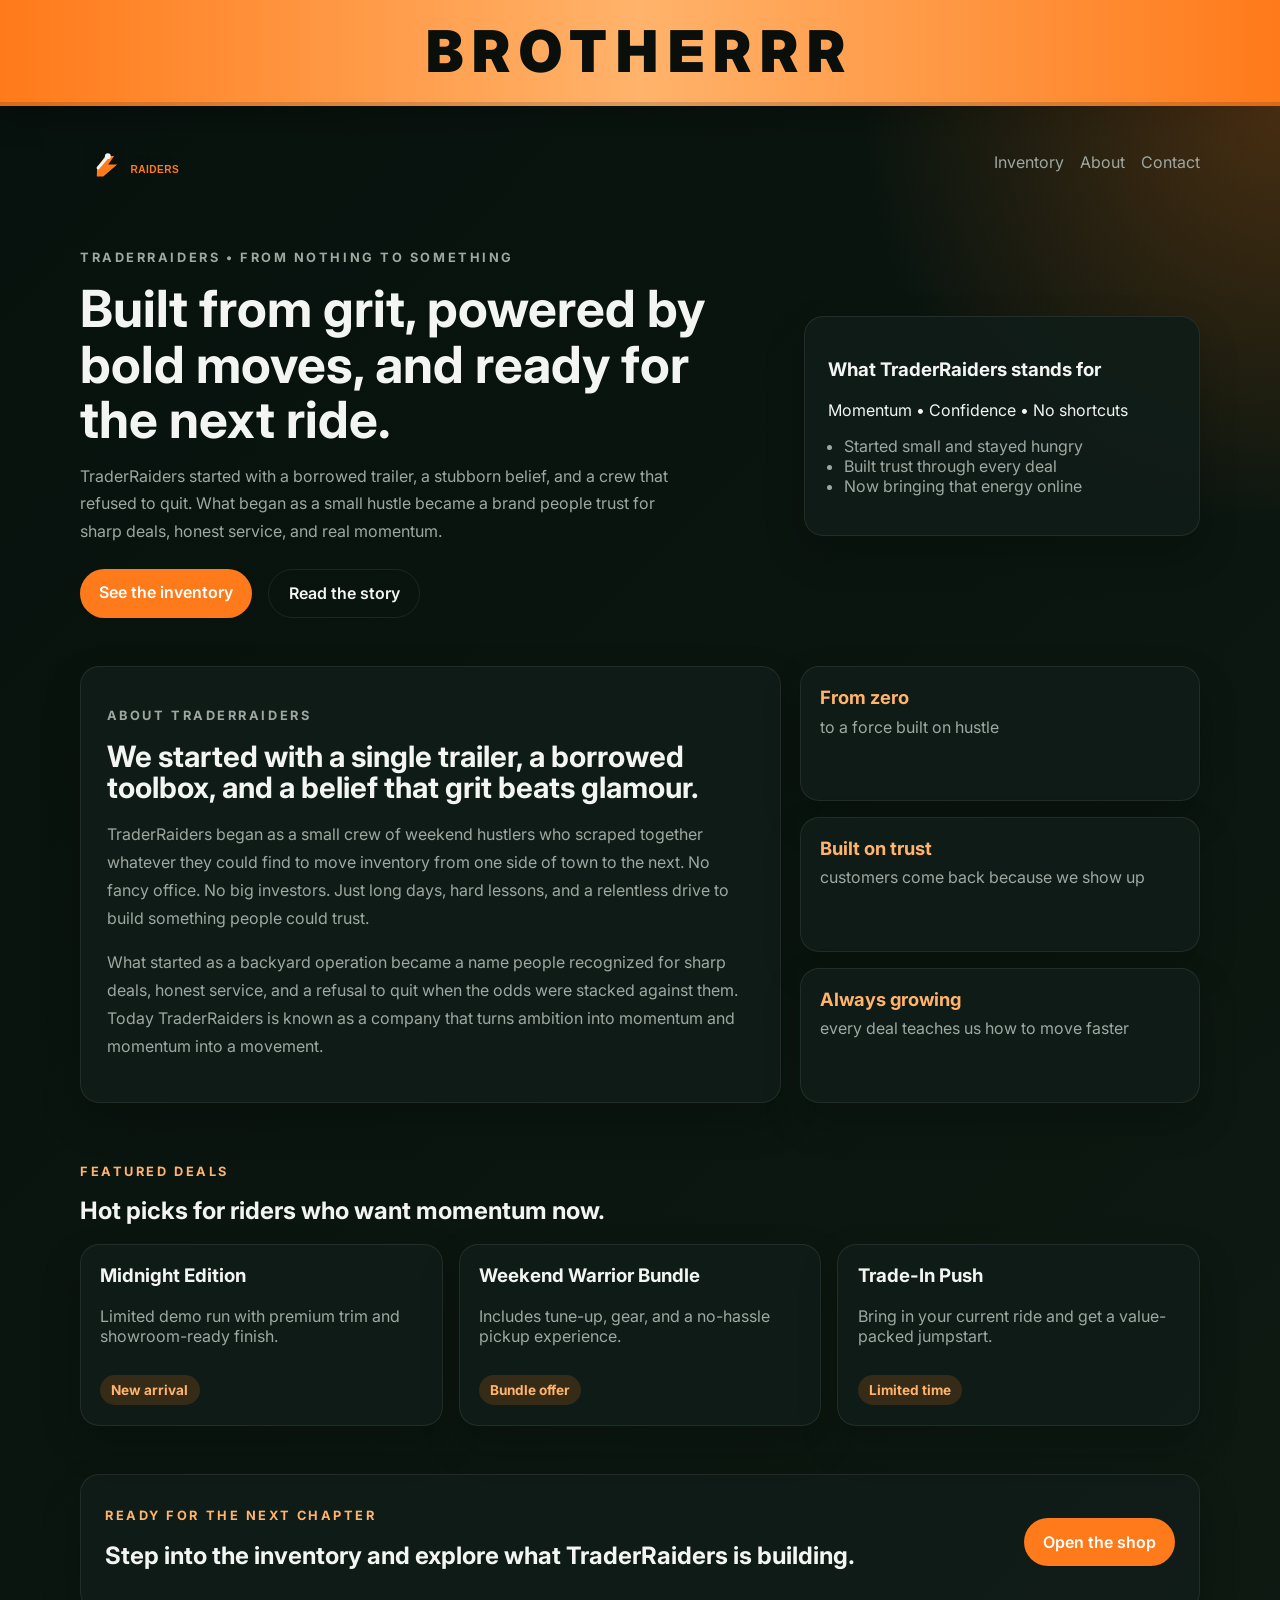
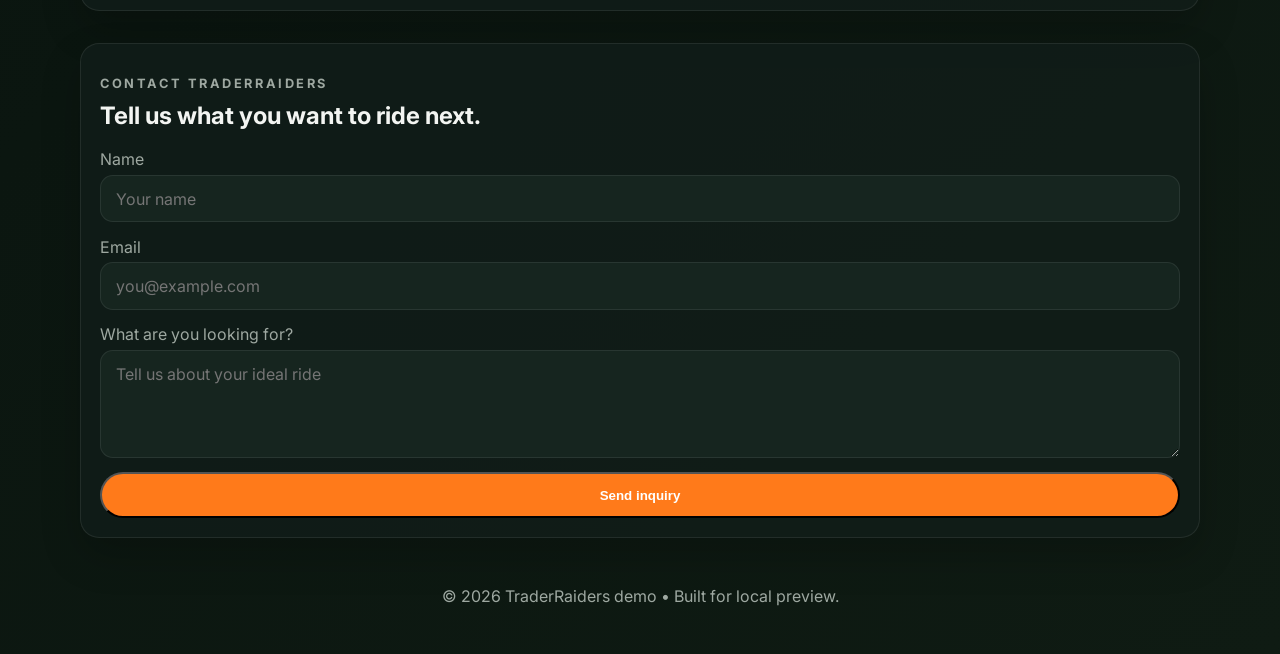
<file: motorcycle-store-demo/index.html>
<!DOCTYPE html>
<html lang="en">
  <head>
    <meta charset="UTF-8" />
    <meta name="viewport" content="width=device-width, initial-scale=1.0" />
    <title>TraderRaiders | From nothing to something</title>
    <meta
      name="description"
      content="A bold front-page storefront for TraderRaiders with a dedicated inventory experience."
    />
    <link rel="preconnect" href="https://fonts.googleapis.com" />
    <link rel="preconnect" href="https://fonts.gstatic.com" crossorigin />
    <link
      href="https://fonts.googleapis.com/css2?family=Inter:wght@400;500;600;700;800&display=swap"
      rel="stylesheet"
    />
    <link rel="stylesheet" href="styles.css" />
  </head>
  <body>
    <div class="banner" aria-label="BROTHERRR banner">BROTHERRR</div>
    <header class="hero">
      <nav class="nav container">
        <a href="index.html" class="brand" aria-label="TraderRaiders home">
          <img class="brand-logo" src="../logos-icons/logos/approved/traderraiders-logo.svg" alt="TraderRaiders logo" />
        </a>
        <div class="nav-links">
          <a href="inventory.html">Inventory</a>
          <a href="#about">About</a>
          <a href="#contact">Contact</a>
        </div>
      </nav>

      <div class="container hero-grid">
        <div class="hero-copy">
          <p class="eyebrow">TraderRaiders • From nothing to something</p>
          <h1>Built from grit, powered by bold moves, and ready for the next ride.</h1>
          <p>
            TraderRaiders started with a borrowed trailer, a stubborn belief, and a crew that refused to quit.
            What began as a small hustle became a brand people trust for sharp deals, honest service, and real momentum.
          </p>
          <div class="hero-actions">
            <a class="btn btn-primary" href="inventory.html">See the inventory</a>
            <a class="btn btn-secondary" href="#about">Read the story</a>
          </div>
        </div>
        <div class="hero-card">
          <h3>What TraderRaiders stands for</h3>
          <p>Momentum • Confidence • No shortcuts</p>
          <ul>
            <li>Started small and stayed hungry</li>
            <li>Built trust through every deal</li>
            <li>Now bringing that energy online</li>
          </ul>
        </div>
      </div>
    </header>

    <main>
      <section class="about-section container" id="about">
        <div class="about-card">
          <p class="eyebrow">About TraderRaiders</p>
          <h2>We started with a single trailer, a borrowed toolbox, and a belief that grit beats glamour.</h2>
          <p>
            TraderRaiders began as a small crew of weekend hustlers who scraped together whatever they could find to move inventory from one side of town to the next.
            No fancy office. No big investors. Just long days, hard lessons, and a relentless drive to build something people could trust.
          </p>
          <p>
            What started as a backyard operation became a name people recognized for sharp deals, honest service, and a refusal to quit when the odds were stacked against them.
            Today TraderRaiders is known as a company that turns ambition into momentum and momentum into a movement.
          </p>
        </div>
        <div class="about-highlights">
          <div>
            <strong>From zero</strong>
            <span>to a force built on hustle</span>
          </div>
          <div>
            <strong>Built on trust</strong>
            <span>customers come back because we show up</span>
          </div>
          <div>
            <strong>Always growing</strong>
            <span>every deal teaches us how to move faster</span>
          </div>
        </div>
      </section>

      <section class="deals container">
        <div class="section-heading">
          <p class="eyebrow">Featured deals</p>
          <h2>Hot picks for riders who want momentum now.</h2>
        </div>
        <div class="deals-grid">
          <article class="deal-card">
            <h3>Midnight Edition</h3>
            <p>Limited demo run with premium trim and showroom-ready finish.</p>
            <span class="deal-badge">New arrival</span>
          </article>
          <article class="deal-card">
            <h3>Weekend Warrior Bundle</h3>
            <p>Includes tune-up, gear, and a no-hassle pickup experience.</p>
            <span class="deal-badge">Bundle offer</span>
          </article>
          <article class="deal-card">
            <h3>Trade-In Push</h3>
            <p>Bring in your current ride and get a value-packed jumpstart.</p>
            <span class="deal-badge">Limited time</span>
          </article>
        </div>
      </section>

      <section class="cta container" id="contact">
        <div>
          <p class="eyebrow">Ready for the next chapter</p>
          <h2>Step into the inventory and explore what TraderRaiders is building.</h2>
        </div>
        <a class="btn btn-primary" href="inventory.html">Open the shop</a>
      </section>

      <section class="contact-section container">
        <div class="contact-card">
          <p class="eyebrow">Contact TraderRaiders</p>
          <h2>Tell us what you want to ride next.</h2>
          <form class="contact-form">
            <label>
              <span>Name</span>
              <input type="text" placeholder="Your name" />
            </label>
            <label>
              <span>Email</span>
              <input type="email" placeholder="you@example.com" />
            </label>
            <label>
              <span>What are you looking for?</span>
              <textarea rows="4" placeholder="Tell us about your ideal ride"></textarea>
            </label>
            <button class="btn btn-primary" type="submit">Send inquiry</button>
          </form>
        </div>
      </section>
    </main>

    <footer class="footer container">
      <p>© 2026 TraderRaiders demo • Built for local preview.</p>
    </footer>

    <script src="script.js"></script>
  </body>
</html>
</file>
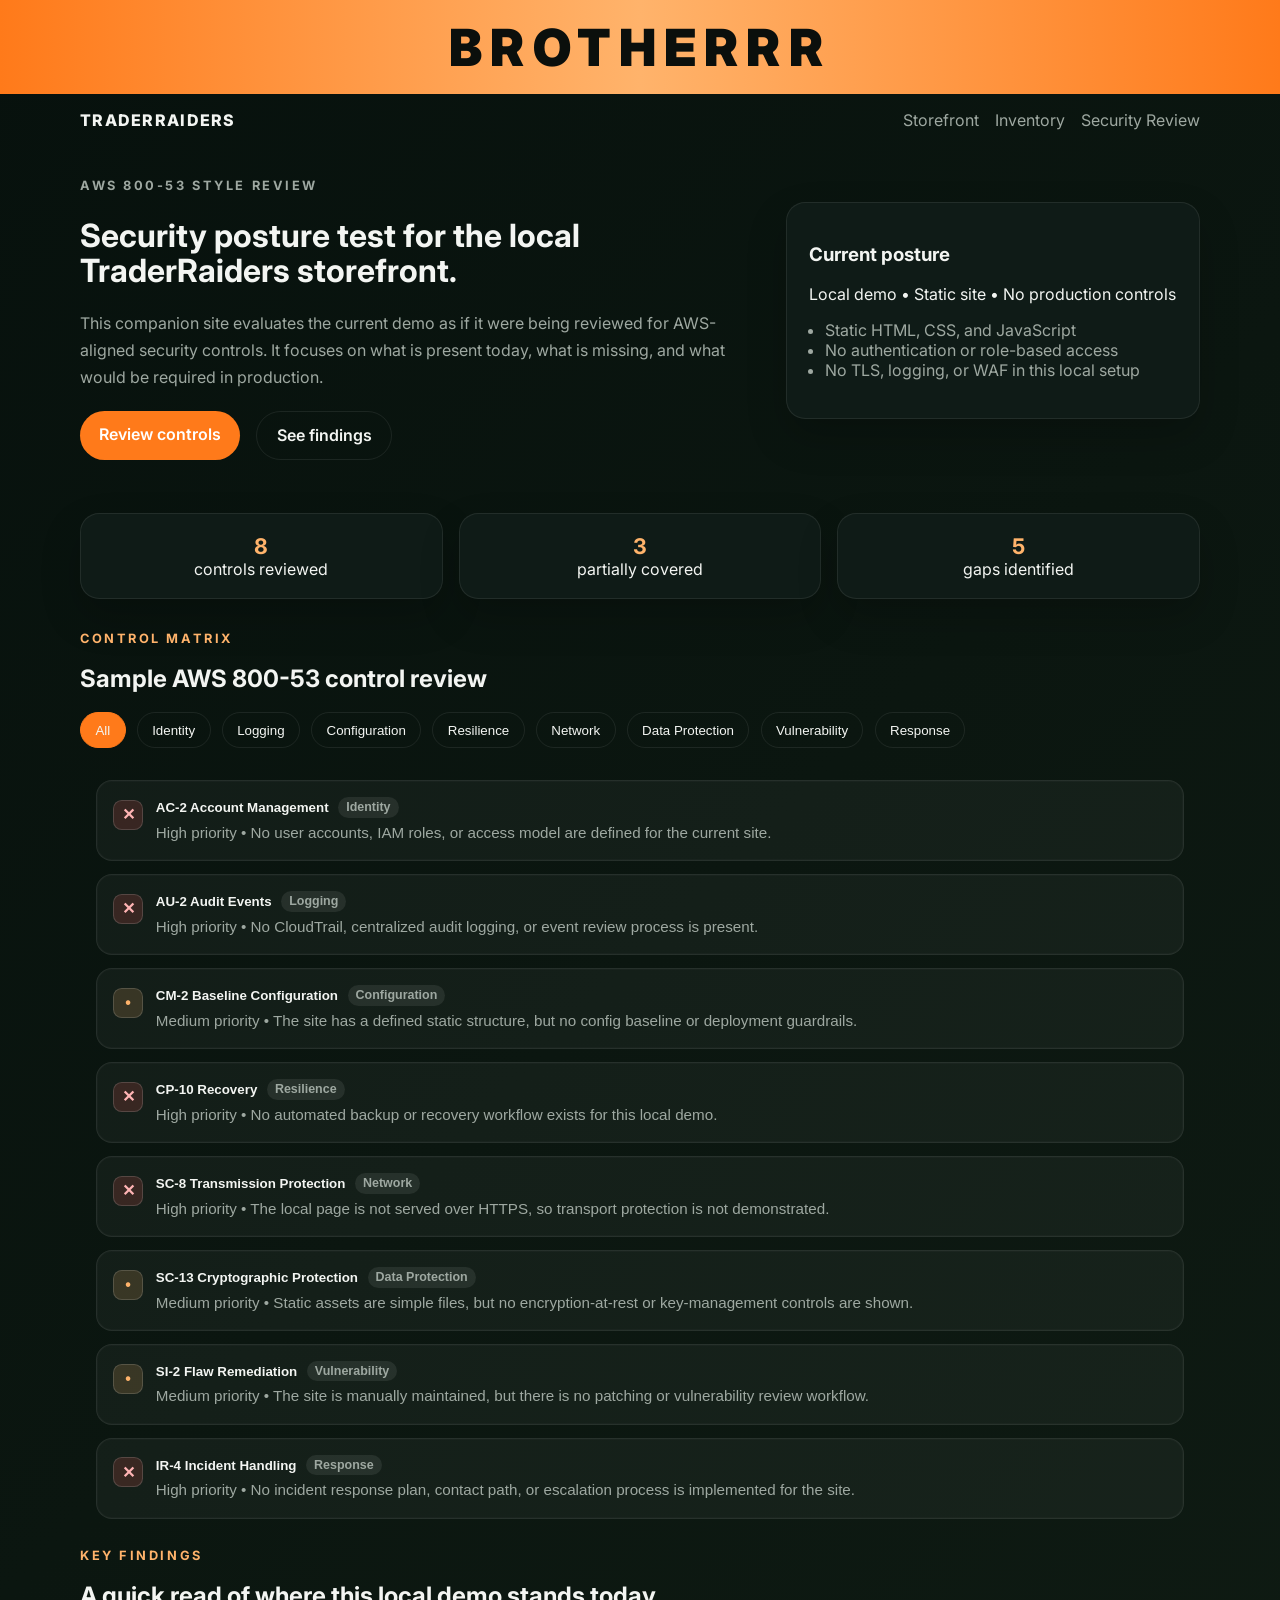
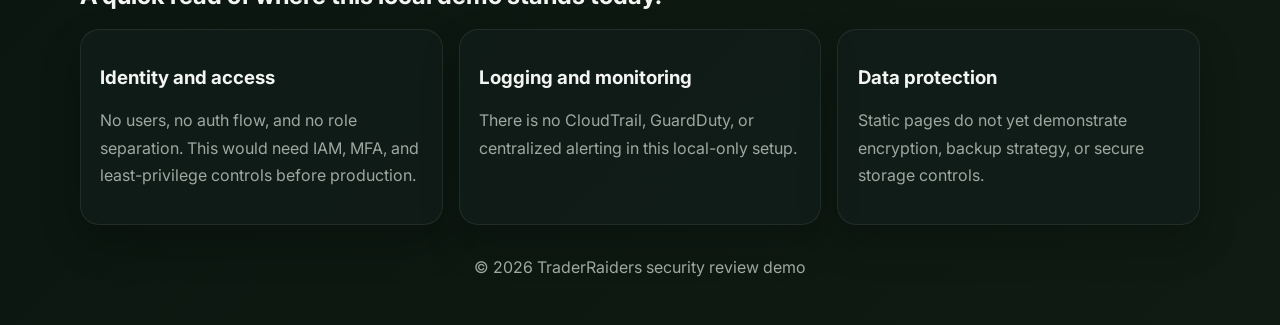
<file: security-assessment/index.html>
<!DOCTYPE html>
<html lang="en">
  <head>
    <meta charset="UTF-8" />
    <meta name="viewport" content="width=device-width, initial-scale=1.0" />
    <title>TraderRaiders | AWS 800-53 Security Review</title>
    <meta
      name="description"
      content="A security assessment demo for the TraderRaiders storefront using AWS 800-53 control themes."
    />
    <link rel="preconnect" href="https://fonts.googleapis.com" />
    <link rel="preconnect" href="https://fonts.gstatic.com" crossorigin />
    <link
      href="https://fonts.googleapis.com/css2?family=Inter:wght@400;500;600;700;800&display=swap"
      rel="stylesheet"
    />
    <link rel="stylesheet" href="styles.css" />
  </head>
  <body>
    <div class="banner">BROTHERRR</div>
    <header class="hero">
      <nav class="nav container">
        <a href="../motorcycle-store-demo/index.html" class="brand">TraderRaiders</a>
        <div class="nav-links">
          <a href="../motorcycle-store-demo/index.html">Storefront</a>
          <a href="../motorcycle-store-demo/inventory.html">Inventory</a>
          <a href="index.html">Security Review</a>
        </div>
      </nav>

      <div class="container hero-grid">
        <div class="hero-copy">
          <p class="eyebrow">AWS 800-53 style review</p>
          <h1>Security posture test for the local TraderRaiders storefront.</h1>
          <p>
            This companion site evaluates the current demo as if it were being reviewed for AWS-aligned security controls.
            It focuses on what is present today, what is missing, and what would be required in production.
          </p>
          <div class="hero-actions">
            <a class="btn btn-primary" href="#controls">Review controls</a>
            <a class="btn btn-secondary" href="#findings">See findings</a>
          </div>
        </div>
        <div class="hero-card">
          <h3>Current posture</h3>
          <p>Local demo • Static site • No production controls</p>
          <ul>
            <li>Static HTML, CSS, and JavaScript</li>
            <li>No authentication or role-based access</li>
            <li>No TLS, logging, or WAF in this local setup</li>
          </ul>
        </div>
      </div>
    </header>

    <main>
      <section class="stats container">
        <div>
          <strong id="control-count">0</strong>
          <span>controls reviewed</span>
        </div>
        <div>
          <strong id="partial-count">0</strong>
          <span>partially covered</span>
        </div>
        <div>
          <strong id="gap-count">0</strong>
          <span>gaps identified</span>
        </div>
      </section>

      <section class="container" id="controls">
        <div class="section-heading">
          <p class="eyebrow">Control matrix</p>
          <h2>Sample AWS 800-53 control review</h2>
        </div>
        <div class="filters" id="family-filters"></div>
        <div class="checklist-card" id="control-checklist"></div>
      </section>

      <section class="container" id="findings">
        <div class="section-heading">
          <p class="eyebrow">Key findings</p>
          <h2>A quick read of where this local demo stands today.</h2>
        </div>
        <div class="findings-grid">
          <article class="finding-card">
            <h3>Identity and access</h3>
            <p>No users, no auth flow, and no role separation. This would need IAM, MFA, and least-privilege controls before production.</p>
          </article>
          <article class="finding-card">
            <h3>Logging and monitoring</h3>
            <p>There is no CloudTrail, GuardDuty, or centralized alerting in this local-only setup.</p>
          </article>
          <article class="finding-card">
            <h3>Data protection</h3>
            <p>Static pages do not yet demonstrate encryption, backup strategy, or secure storage controls.</p>
          </article>
        </div>
      </section>
    </main>

    <footer class="footer container">
      <p>© 2026 TraderRaiders security review demo</p>
    </footer>

    <script src="script.js"></script>
  </body>
</html>
</file>
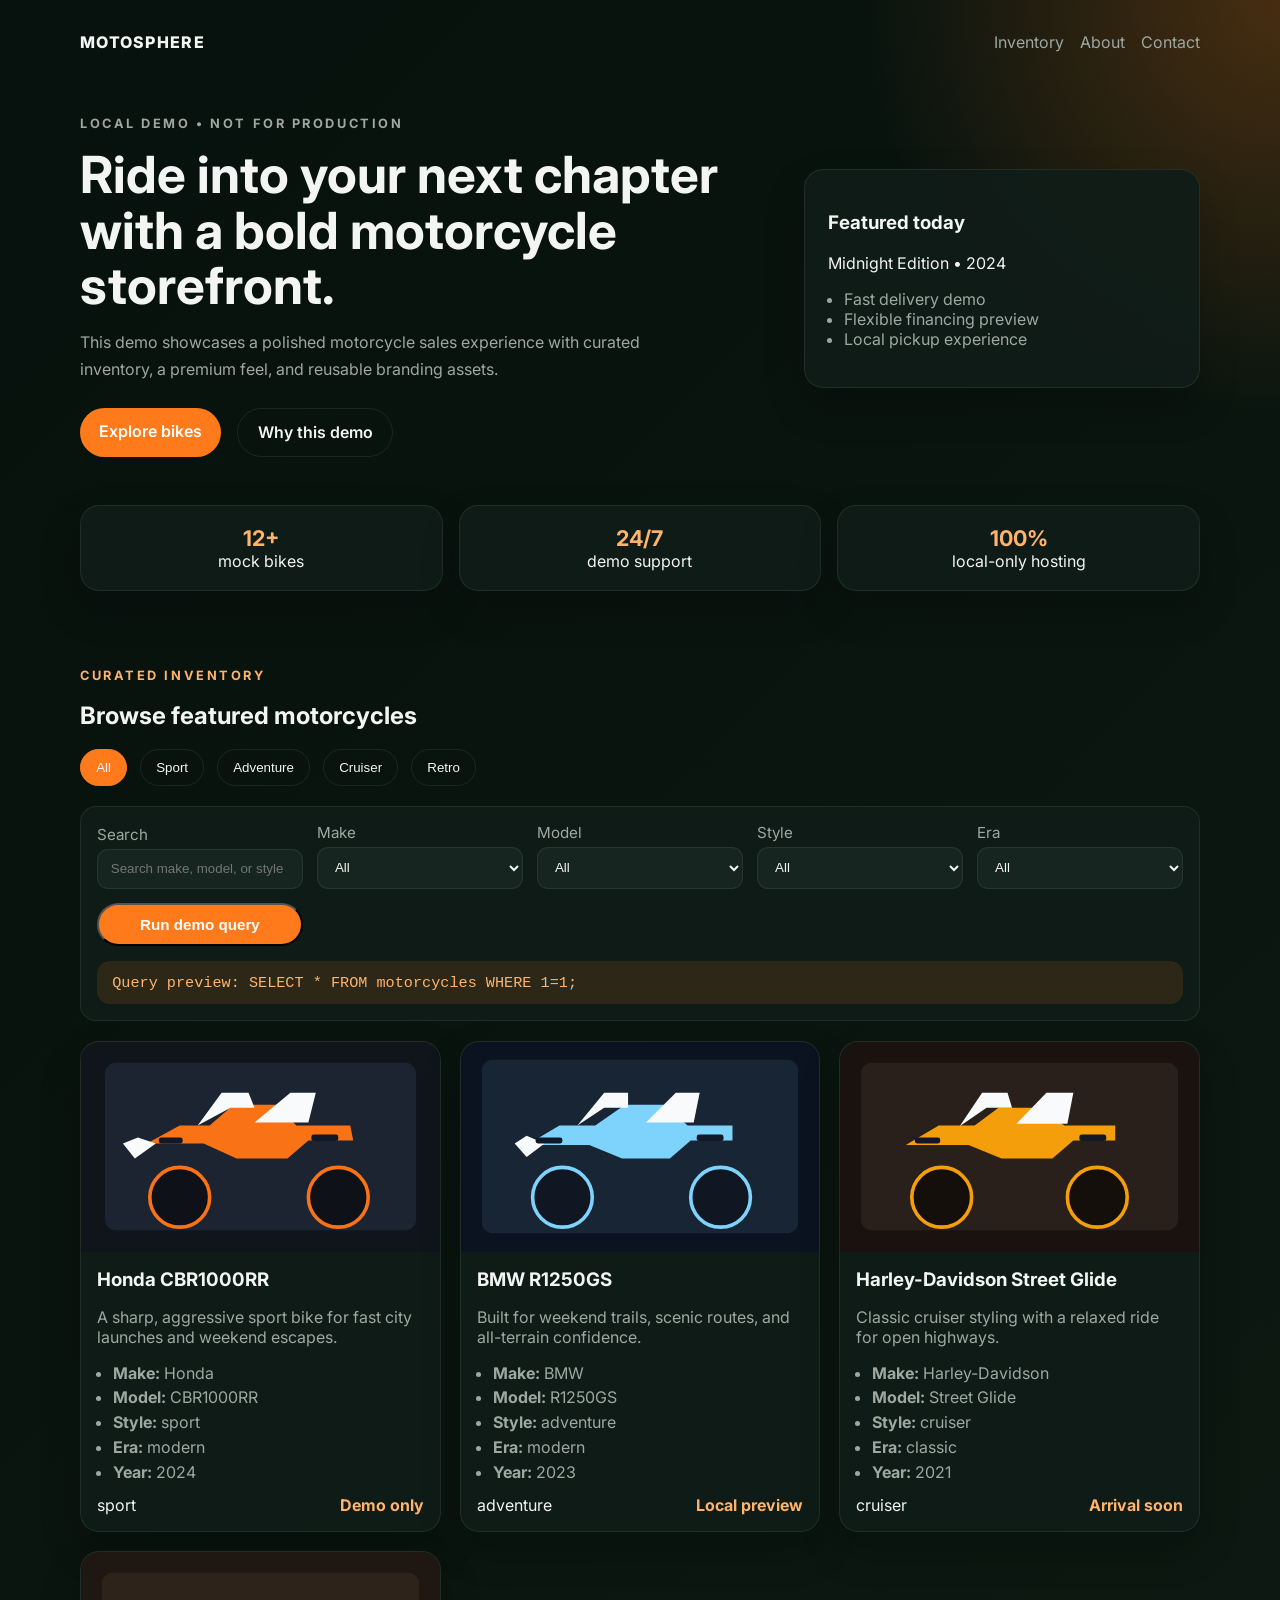
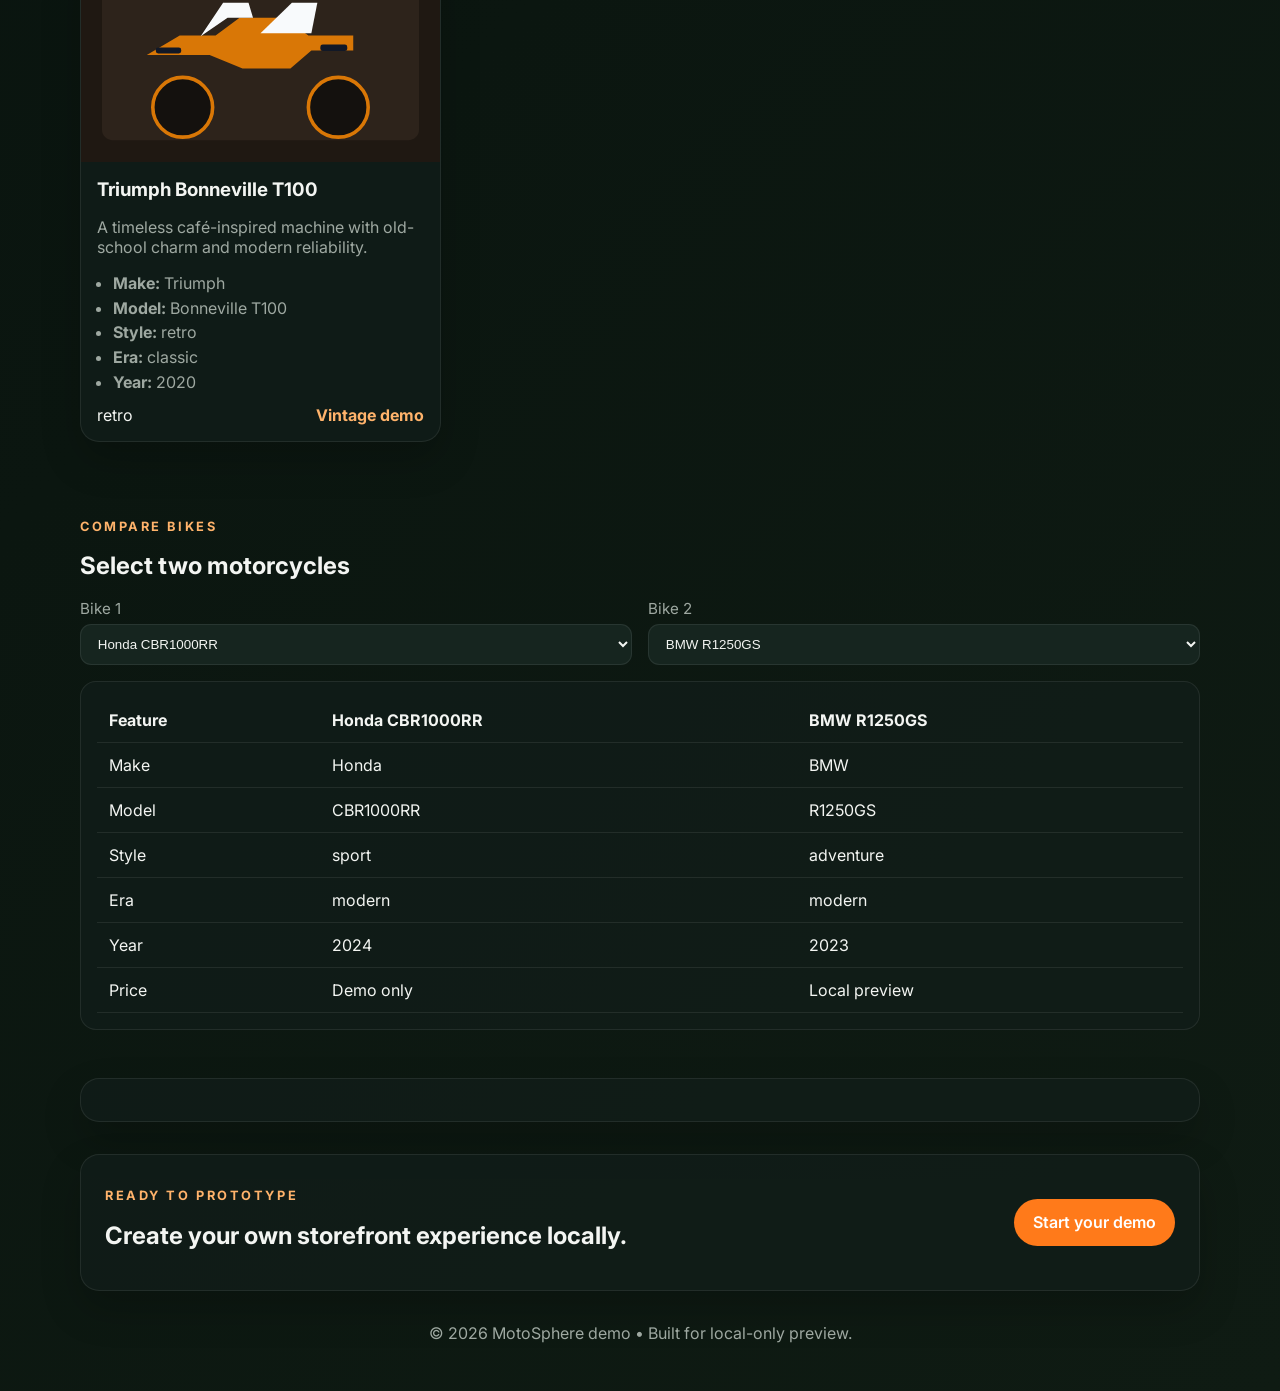
<file: project-templates/motorcycle-store-demo/index.html>
<!DOCTYPE html>
<html lang="en">
  <head>
    <meta charset="UTF-8" />
    <meta name="viewport" content="width=device-width, initial-scale=1.0" />
    <title>MotoSphere | Local Motorcycle Demo</title>
    <meta
      name="description"
      content="A local-only motorcycle storefront demo for showcasing mock inventory and branding."
    />
    <link rel="preconnect" href="https://fonts.googleapis.com" />
    <link rel="preconnect" href="https://fonts.gstatic.com" crossorigin />
    <link
      href="https://fonts.googleapis.com/css2?family=Inter:wght@400;500;600;700;800&display=swap"
      rel="stylesheet"
    />
    <link rel="stylesheet" href="styles.css" />
  </head>
  <body>
    <header class="hero">
      <nav class="nav container">
        <a href="#" class="brand">MotoSphere</a>
        <div class="nav-links">
          <a href="#inventory">Inventory</a>
          <a href="#about">About</a>
          <a href="#contact">Contact</a>
        </div>
      </nav>

      <div class="container hero-grid">
        <div class="hero-copy">
          <p class="eyebrow">Local demo • Not for production</p>
          <h1>Ride into your next chapter with a bold motorcycle storefront.</h1>
          <p>
            This demo showcases a polished motorcycle sales experience with curated
            inventory, a premium feel, and reusable branding assets.
          </p>
          <div class="hero-actions">
            <a class="btn btn-primary" href="#inventory">Explore bikes</a>
            <a class="btn btn-secondary" href="#about">Why this demo</a>
          </div>
        </div>
        <div class="hero-card">
          <h3>Featured today</h3>
          <p>Midnight Edition • 2024</p>
          <ul>
            <li>Fast delivery demo</li>
            <li>Flexible financing preview</li>
            <li>Local pickup experience</li>
          </ul>
        </div>
      </div>
    </header>

    <main>
      <section class="stats container" id="about">
        <div>
          <strong>12+</strong>
          <span>mock bikes</span>
        </div>
        <div>
          <strong>24/7</strong>
          <span>demo support</span>
        </div>
        <div>
          <strong>100%</strong>
          <span>local-only hosting</span>
        </div>
      </section>

      <section class="inventory container" id="inventory">
        <div class="section-heading">
          <p class="eyebrow">Curated inventory</p>
          <h2>Browse featured motorcycles</h2>
        </div>

        <div class="filters" role="tablist" aria-label="Motorcycle filters">
          <button class="filter active" data-filter="all">All</button>
          <button class="filter" data-filter="sport">Sport</button>
          <button class="filter" data-filter="adventure">Adventure</button>
          <button class="filter" data-filter="cruiser">Cruiser</button>
          <button class="filter" data-filter="retro">Retro</button>
        </div>

        <div class="query-panel">
          <div class="query-controls">
            <label class="select-group">
              <span>Search</span>
              <input id="search-filter" type="text" placeholder="Search make, model, or style" />
            </label>
            <label class="select-group">
              <span>Make</span>
              <select id="make-filter">
                <option value="all">All makes</option>
              </select>
            </label>
            <label class="select-group">
              <span>Model</span>
              <select id="model-filter">
                <option value="all">All models</option>
              </select>
            </label>
            <label class="select-group">
              <span>Style</span>
              <select id="style-filter">
                <option value="all">All styles</option>
              </select>
            </label>
            <label class="select-group">
              <span>Era</span>
              <select id="era-filter">
                <option value="all">All eras</option>
              </select>
            </label>
            <button id="apply-filters" class="btn btn-primary small">Run demo query</button>
          </div>

          <div id="query-preview" class="query-preview">
            Query preview: SELECT * FROM motorcycles WHERE 1=1;
          </div>
        </div>

        <div id="bike-grid" class="bike-grid"></div>
      </section>

      <section class="compare container">
        <div class="section-heading">
          <p class="eyebrow">Compare bikes</p>
          <h2>Select two motorcycles</h2>
        </div>

        <div class="compare-controls">
          <label class="select-group">
            <span>Bike 1</span>
            <select id="compare-one"></select>
          </label>
          <label class="select-group">
            <span>Bike 2</span>
            <select id="compare-two"></select>
          </label>
        </div>

        <div id="compare-output" class="compare-output"></div>
      </section>

      <section class="cta container" id="contact">
      </section>

      <section class="cta container" id="contact">
        <div>
          <p class="eyebrow">Ready to prototype</p>
          <h2>Create your own storefront experience locally.</h2>
        </div>
        <a class="btn btn-primary" href="#">Start your demo</a>
      </section>
    </main>

    <footer class="footer container">
      <p>© 2026 MotoSphere demo • Built for local-only preview.</p>
    </footer>

    <script src="script.js"></script>
  </body>
</html>
</file>
<file: motorcycle-store-demo/styles.css>
:root {
  --bg: #07110d;
  --panel: #111d18;
  --panel-2: #16251f;
  --text: #f3f5f2;
  --muted: #9ea8a1;
  --accent: #ff7a1a;
  --accent-2: #ffb36b;
  --border: rgba(255, 255, 255, 0.08);
}

* {
  box-sizing: border-box;
}

body {
  margin: 0;
  font-family: 'Inter', sans-serif;
  background: linear-gradient(135deg, var(--bg), #0f1b13);
  color: var(--text);
}

.banner {
  background: linear-gradient(90deg, #ff7a1a, #ffb36b, #ff7a1a);
  color: #0b0f0c;
  text-align: center;
  font-size: clamp(2rem, 5vw, 3.6rem);
  font-weight: 900;
  letter-spacing: 0.16em;
  text-transform: uppercase;
  padding: 1rem 1.2rem;
  box-shadow: 0 10px 30px rgba(0, 0, 0, 0.25);
  border-bottom: 4px solid rgba(11, 15, 12, 0.15);
}

img {
  max-width: 100%;
  display: block;
}

.bike-image {
  width: 100%;
  height: 220px;
  object-fit: cover;
  border-radius: 1rem 1rem 0 0;
  background: linear-gradient(135deg, rgba(255, 122, 26, 0.2), rgba(255, 179, 107, 0.08));
}

.container {
  width: min(1120px, calc(100% - 2rem));
  margin: 0 auto;
}

.hero {
  padding: 1rem 0 4rem;
  background: radial-gradient(circle at top right, rgba(255, 122, 26, 0.25), transparent 30%);
}

.nav {
  display: flex;
  justify-content: space-between;
  align-items: center;
  padding: 1rem 0;
}

.brand {
  color: var(--text);
  text-decoration: none;
  font-weight: 800;
  letter-spacing: 0.08em;
  text-transform: uppercase;
  display: inline-flex;
  align-items: center;
}

.brand-logo {
  height: 48px;
  width: auto;
  display: block;
}

.nav-links {
  display: flex;
  gap: 1rem;
}

.nav-links a {
  color: var(--muted);
  text-decoration: none;
}

.hero-grid {
  display: grid;
  gap: 2rem;
  grid-template-columns: 1.4fr 0.8fr;
  align-items: center;
  padding-top: 2rem;
}

.eyebrow {
  color: var(--accent-2);
  text-transform: uppercase;
  letter-spacing: 0.2em;
  font-size: 0.8rem;
  font-weight: 700;
}

h1,
h2 {
  line-height: 1.08;
}

h1 {
  font-size: clamp(2rem, 4vw, 3.4rem);
  margin: 0.3rem 0 1rem;
}

.hero-copy p {
  color: var(--muted);
  max-width: 620px;
  line-height: 1.7;
}

.hero-actions {
  display: flex;
  flex-wrap: wrap;
  gap: 1rem;
  margin-top: 1.5rem;
}

.btn {
  display: inline-block;
  padding: 0.85rem 1.2rem;
  border-radius: 999px;
  text-decoration: none;
  font-weight: 600;
}

.btn-primary {
  background: var(--accent);
  color: white;
}

.btn-secondary {
  border: 1px solid var(--border);
  color: var(--text);
}

.hero-card,
.stats > div,
.bike-card,
.cta {
  background: rgba(17, 29, 24, 0.92);
  border: 1px solid var(--border);
  border-radius: 1.2rem;
  box-shadow: 0 18px 40px rgba(0, 0, 0, 0.2);
}

.hero-card {
  padding: 1.4rem;
}

.hero-card ul {
  color: var(--muted);
  padding-left: 1rem;
}

.about-section {
  display: grid;
  gap: 1.2rem;
  grid-template-columns: 1.4fr 0.8fr;
  margin-top: -1rem;
  margin-bottom: 2rem;
}

.about-card,
.about-highlights > div {
  background: rgba(17, 29, 24, 0.92);
  border: 1px solid var(--border);
  border-radius: 1.2rem;
  box-shadow: 0 18px 40px rgba(0, 0, 0, 0.2);
}

.about-card {
  padding: 1.6rem;
}

.about-card h2 {
  margin: 0.3rem 0 1rem;
  font-size: clamp(1.4rem, 2.3vw, 2rem);
}

.about-card p {
  color: var(--muted);
  line-height: 1.75;
}

.about-highlights {
  display: grid;
  gap: 1rem;
}

.about-highlights > div {
  padding: 1.2rem;
}

.about-highlights strong {
  display: block;
  font-size: 1.15rem;
  color: var(--accent-2);
  margin-bottom: 0.4rem;
}

.about-highlights span {
  color: var(--muted);
  line-height: 1.6;
}

.page-intro {
  padding: 2rem 0 1rem;
  max-width: 760px;
}

.page-intro h1 {
  margin: 0.3rem 0 0.8rem;
  font-size: clamp(2rem, 3.4vw, 2.8rem);
}

.page-intro p {
  color: var(--muted);
  line-height: 1.7;
}

.inventory {
  padding: 2rem 0 3rem;
}

.section-heading {
  margin-bottom: 1rem;
}

.deals {
  padding: 1rem 0 2rem;
}

.deals-grid {
  display: grid;
  gap: 1rem;
  grid-template-columns: repeat(3, minmax(0, 1fr));
}

.deal-card,
.contact-card {
  background: rgba(17, 29, 24, 0.92);
  border: 1px solid var(--border);
  border-radius: 1.2rem;
  box-shadow: 0 18px 40px rgba(0, 0, 0, 0.2);
  padding: 1.2rem;
}

.deal-card h3,
.contact-card h2 {
  margin-top: 0;
}

.deal-card p,
.contact-card p,
.contact-form span {
  color: var(--muted);
}

.deal-badge {
  display: inline-block;
  margin-top: 0.8rem;
  padding: 0.45rem 0.7rem;
  border-radius: 999px;
  background: rgba(255, 122, 26, 0.16);
  color: var(--accent-2);
  font-size: 0.85rem;
  font-weight: 700;
}

.contact-section {
  padding: 0 0 2rem;
}

.contact-form {
  display: grid;
  gap: 0.9rem;
}

.contact-form label {
  display: grid;
  gap: 0.35rem;
}

.contact-form input,
.contact-form textarea {
  border: 1px solid var(--border);
  background: var(--panel-2);
  color: var(--text);
  border-radius: 0.8rem;
  padding: 0.8rem 0.9rem;
  font: inherit;
}

.contact-form textarea {
  resize: vertical;
}

.filters {
  display: flex;
  flex-wrap: wrap;
  gap: 0.8rem;
  margin-bottom: 1.2rem;
}

.filter {
  border: 1px solid var(--border);
  background: transparent;
  color: var(--text);
  padding: 0.65rem 0.95rem;
  border-radius: 999px;
  cursor: pointer;
}

.filter.active {
  background: var(--accent);
  border-color: var(--accent);
}

.query-panel {
  background: rgba(17, 29, 24, 0.92);
  border: 1px solid var(--border);
  border-radius: 1rem;
  padding: 1rem;
  margin-bottom: 1.2rem;
}

.query-controls {
  display: grid;
  gap: 0.9rem;
  grid-template-columns: repeat(5, minmax(0, 1fr));
  align-items: end;
}

.select-group {
  display: flex;
  flex-direction: column;
  gap: 0.35rem;
  color: var(--muted);
  font-size: 0.95rem;
}

.select-group select,
.select-group input {
  border: 1px solid var(--border);
  background: var(--panel-2);
  color: var(--text);
  border-radius: 0.7rem;
  padding: 0.7rem 0.8rem;
}

.query-preview {
  margin-top: 0.9rem;
  padding: 0.8rem 0.95rem;
  border-radius: 0.8rem;
  background: rgba(255, 122, 26, 0.12);
  color: var(--accent-2);
  font-family: 'Courier New', monospace;
  font-size: 0.95rem;
}

.small {
  padding: 0.7rem 0.95rem;
  font-size: 0.95rem;
}

.bike-grid {
  display: grid;
  gap: 1.2rem;
  grid-template-columns: repeat(3, minmax(0, 1fr));
}

.compare {
  padding: 1rem 0 2rem;
}

.compare-controls {
  display: grid;
  gap: 1rem;
  grid-template-columns: repeat(2, minmax(0, 1fr));
  margin-bottom: 1rem;
}

.compare-output {
  background: rgba(17, 29, 24, 0.92);
  border: 1px solid var(--border);
  border-radius: 1rem;
  padding: 1rem;
}

.compare-output table {
  width: 100%;
  border-collapse: collapse;
}

.compare-output th,
.compare-output td {
  padding: 0.75rem;
  border-bottom: 1px solid var(--border);
  text-align: left;
}

.bike-card {
  overflow: hidden;
}

.bike-card img {
  width: 100%;
  height: 210px;
  object-fit: cover;
}

.bike-card .content {
  padding: 1rem;
}

.bike-card h3 {
  margin: 0 0 0.3rem;
}

.bike-card p,
.bike-card li {
  color: var(--muted);
}

.bike-specs {
  display: grid;
  gap: 0.3rem;
  padding-left: 1rem;
  margin: 0.8rem 0 0;
}

.review-box {
  margin-top: 0.8rem;
  padding: 0.8rem;
  border-radius: 0.8rem;
  background: rgba(255, 122, 26, 0.08);
  border: 1px solid rgba(255, 122, 26, 0.18);
}

.review-row {
  display: flex;
  justify-content: space-between;
  gap: 0.5rem;
  margin-bottom: 0.35rem;
  font-size: 0.92rem;
}

.review-label {
  color: var(--accent-2);
  font-weight: 600;
}

.review-group {
  margin-top: 0.6rem;
}

.review-group ul {
  padding-left: 1rem;
  margin: 0.25rem 0 0;
  color: var(--muted);
}

.meta {
  display: flex;
  justify-content: space-between;
  align-items: center;
  margin-top: 0.8rem;
}

.price {
  color: var(--accent-2);
  font-weight: 700;
}

.cta {
  display: flex;
  justify-content: space-between;
  align-items: center;
  padding: 1.3rem 1.5rem;
  margin: 1rem auto 2rem;
}

.footer {
  padding: 0 0 2rem;
  color: var(--muted);
  text-align: center;
}

@media (max-width: 900px) {
  .hero-grid,
  .about-section,
  .deals-grid,
  .bike-grid,
  .query-controls,
  .compare-controls {
    grid-template-columns: 1fr;
  }

  .cta {
    flex-direction: column;
    align-items: flex-start;
    gap: 0.8rem;
  }

}
</file>
<file: security-assessment/styles.css>
:root {
  --bg: #07110d;
  --panel: #111d18;
  --panel-2: #16251f;
  --text: #f3f5f2;
  --muted: #9ea8a1;
  --accent: #ff7a1a;
  --accent-2: #ffb36b;
  --border: rgba(255, 255, 255, 0.08);
}

* {
  box-sizing: border-box;
}

body {
  margin: 0;
  font-family: 'Inter', sans-serif;
  background: linear-gradient(135deg, var(--bg), #0f1b13);
  color: var(--text);
}

img {
  max-width: 100%;
  display: block;
}

.banner {
  background: linear-gradient(90deg, #ff7a1a, #ffb36b, #ff7a1a);
  color: #0b0f0c;
  text-align: center;
  font-size: clamp(2rem, 5vw, 3.2rem);
  font-weight: 900;
  letter-spacing: 0.16em;
  text-transform: uppercase;
  padding: 1rem 1.2rem;
}

.container {
  width: min(1120px, calc(100% - 2rem));
  margin: 0 auto;
}

.hero {
  padding-bottom: 2rem;
}

.nav {
  display: flex;
  justify-content: space-between;
  align-items: center;
  padding: 1rem 0;
}

.brand {
  color: var(--text);
  text-decoration: none;
  font-weight: 800;
  letter-spacing: 0.08em;
  text-transform: uppercase;
}

.nav-links {
  display: flex;
  gap: 1rem;
}

.nav-links a {
  color: var(--muted);
  text-decoration: none;
}

.hero-grid {
  display: grid;
  gap: 2rem;
  grid-template-columns: 1.3fr 0.8fr;
  align-items: center;
  padding-top: 1rem;
}

.eyebrow {
  color: var(--accent-2);
  text-transform: uppercase;
  letter-spacing: 0.2em;
  font-size: 0.8rem;
  font-weight: 700;
}

h1, h2, h3 {
  line-height: 1.1;
}

.hero-copy p {
  color: var(--muted);
  line-height: 1.7;
}

.hero-actions {
  display: flex;
  gap: 1rem;
  flex-wrap: wrap;
  margin-top: 1.2rem;
}

.btn {
  display: inline-block;
  padding: 0.85rem 1.2rem;
  border-radius: 999px;
  text-decoration: none;
  font-weight: 600;
}

.btn-primary {
  background: var(--accent);
  color: white;
}

.btn-secondary {
  border: 1px solid var(--border);
  color: var(--text);
}

.hero-card,
.table-card,
.finding-card,
.stats > div {
  background: rgba(17, 29, 24, 0.92);
  border: 1px solid var(--border);
  border-radius: 1.2rem;
  box-shadow: 0 18px 40px rgba(0, 0, 0, 0.2);
}

.hero-card {
  padding: 1.4rem;
}

.hero-card ul {
  color: var(--muted);
  padding-left: 1rem;
}

.stats {
  display: grid;
  gap: 1rem;
  grid-template-columns: repeat(3, minmax(0, 1fr));
  margin: 1.3rem auto 2rem;
}

.stats > div {
  padding: 1.2rem;
  text-align: center;
}

.stats strong {
  display: block;
  font-size: 1.35rem;
  color: var(--accent-2);
}

.section-heading {
  margin-bottom: 1rem;
}

.filters {
  display: flex;
  gap: 0.7rem;
  flex-wrap: wrap;
  margin-bottom: 1rem;
}

.filter {
  padding: 0.6rem 0.9rem;
  border-radius: 999px;
  border: 1px solid var(--border);
  background: transparent;
  color: var(--text);
  cursor: pointer;
}

.filter.active {
  background: var(--accent);
  border-color: var(--accent);
}

.checklist-card {
  display: grid;
  gap: 0.8rem;
  padding: 1rem;
}

.control-item {
  border: 1px solid var(--border);
  border-radius: 1rem;
  background: rgba(255, 255, 255, 0.04);
  box-shadow: inset 0 0 0 1px rgba(255, 255, 255, 0.02);
  overflow: hidden;
}

.control-toggle {
  width: 100%;
  display: flex;
  align-items: flex-start;
  gap: 0.8rem;
  padding: 1rem;
  background: transparent;
  border: 0;
  color: var(--text);
  text-align: left;
  cursor: pointer;
}

.control-box {
  width: 30px;
  height: 30px;
  flex-shrink: 0;
  border-radius: 0.55rem;
  border: 1px solid rgba(255, 255, 255, 0.15);
  display: inline-flex;
  align-items: center;
  justify-content: center;
  font-weight: 800;
  font-size: 1rem;
  margin-top: 0.15rem;
}

.control-box.good {
  background: rgba(80, 200, 120, 0.16);
  color: #8ff0a4;
}

.control-box.partial {
  background: rgba(255, 179, 107, 0.16);
  color: var(--accent-2);
}

.control-box.bad {
  background: rgba(255, 90, 90, 0.16);
  color: #ffb4b4;
}

.control-content {
  flex: 1;
}

.control-title-row {
  display: flex;
  align-items: center;
  gap: 0.6rem;
  flex-wrap: wrap;
  margin-bottom: 0.25rem;
}

.control-title {
  font-weight: 700;
}

.control-badge {
  display: inline-block;
  padding: 0.2rem 0.5rem;
  border-radius: 999px;
  font-size: 0.78rem;
  font-weight: 700;
  background: rgba(255, 255, 255, 0.08);
  color: var(--muted);
}

.control-meta {
  color: var(--muted);
  font-size: 0.95rem;
  line-height: 1.5;
}

.control-details {
  display: none;
  padding: 0 1rem 1rem 3rem;
  color: var(--muted);
}

.control-details.open {
  display: block;
}

.control-details h4 {
  margin: 0 0 0.3rem;
  color: var(--accent-2);
}

.control-details p {
  margin: 0 0 0.7rem;
  line-height: 1.6;
}

.status-pill {
  display: inline-block;
  padding: 0.35rem 0.6rem;
  border-radius: 999px;
  font-size: 0.8rem;
  font-weight: 700;
}

.status-partial {
  background: rgba(255, 179, 107, 0.16);
  color: var(--accent-2);
}

.status-gap {
  background: rgba(255, 90, 90, 0.16);
  color: #ffb4b4;
}

.status-good {
  background: rgba(80, 200, 120, 0.16);
  color: #bdf4c8;
}

.findings-grid {
  display: grid;
  gap: 1rem;
  grid-template-columns: repeat(3, minmax(0, 1fr));
  margin-bottom: 2rem;
}

.finding-card {
  padding: 1.2rem;
}

.finding-card p {
  color: var(--muted);
  line-height: 1.7;
}

.footer {
  padding: 0 0 2rem;
  color: var(--muted);
  text-align: center;
}

@media (max-width: 900px) {
  .hero-grid,
  .stats,
  .findings-grid {
    grid-template-columns: 1fr;
  }
}
</file>
<file: project-templates/motorcycle-store-demo/styles.css>
:root {
  --bg: #07110d;
  --panel: #111d18;
  --panel-2: #16251f;
  --text: #f3f5f2;
  --muted: #9ea8a1;
  --accent: #ff7a1a;
  --accent-2: #ffb36b;
  --border: rgba(255, 255, 255, 0.08);
}

* {
  box-sizing: border-box;
}

body {
  margin: 0;
  font-family: 'Inter', sans-serif;
  background: linear-gradient(135deg, var(--bg), #0f1b13);
  color: var(--text);
}

img {
  max-width: 100%;
  display: block;
}

.container {
  width: min(1120px, calc(100% - 2rem));
  margin: 0 auto;
}

.hero {
  padding: 1rem 0 4rem;
  background: radial-gradient(circle at top right, rgba(255, 122, 26, 0.25), transparent 30%);
}

.nav {
  display: flex;
  justify-content: space-between;
  align-items: center;
  padding: 1rem 0;
}

.brand {
  color: var(--text);
  text-decoration: none;
  font-weight: 800;
  letter-spacing: 0.08em;
  text-transform: uppercase;
}

.nav-links {
  display: flex;
  gap: 1rem;
}

.nav-links a {
  color: var(--muted);
  text-decoration: none;
}

.hero-grid {
  display: grid;
  gap: 2rem;
  grid-template-columns: 1.4fr 0.8fr;
  align-items: center;
  padding-top: 2rem;
}

.eyebrow {
  color: var(--accent-2);
  text-transform: uppercase;
  letter-spacing: 0.2em;
  font-size: 0.8rem;
  font-weight: 700;
}

h1,
h2 {
  line-height: 1.08;
}

h1 {
  font-size: clamp(2rem, 4vw, 3.4rem);
  margin: 0.3rem 0 1rem;
}

.hero-copy p {
  color: var(--muted);
  max-width: 620px;
  line-height: 1.7;
}

.hero-actions {
  display: flex;
  flex-wrap: wrap;
  gap: 1rem;
  margin-top: 1.5rem;
}

.btn {
  display: inline-block;
  padding: 0.85rem 1.2rem;
  border-radius: 999px;
  text-decoration: none;
  font-weight: 600;
}

.btn-primary {
  background: var(--accent);
  color: white;
}

.btn-secondary {
  border: 1px solid var(--border);
  color: var(--text);
}

.hero-card,
.stats > div,
.bike-card,
.cta {
  background: rgba(17, 29, 24, 0.92);
  border: 1px solid var(--border);
  border-radius: 1.2rem;
  box-shadow: 0 18px 40px rgba(0, 0, 0, 0.2);
}

.hero-card {
  padding: 1.4rem;
}

.hero-card ul {
  color: var(--muted);
  padding-left: 1rem;
}

.stats {
  display: grid;
  grid-template-columns: repeat(3, minmax(0, 1fr));
  gap: 1rem;
  margin-top: -1rem;
  margin-bottom: 2rem;
}

.stats > div {
  padding: 1.2rem;
  text-align: center;
}

.stats strong {
  display: block;
  font-size: 1.35rem;
  color: var(--accent-2);
}

.inventory {
  padding: 2rem 0 3rem;
}

.section-heading {
  margin-bottom: 1rem;
}

.filters {
  display: flex;
  flex-wrap: wrap;
  gap: 0.8rem;
  margin-bottom: 1.2rem;
}

.filter {
  border: 1px solid var(--border);
  background: transparent;
  color: var(--text);
  padding: 0.65rem 0.95rem;
  border-radius: 999px;
  cursor: pointer;
}

.filter.active {
  background: var(--accent);
  border-color: var(--accent);
}

.query-panel {
  background: rgba(17, 29, 24, 0.92);
  border: 1px solid var(--border);
  border-radius: 1rem;
  padding: 1rem;
  margin-bottom: 1.2rem;
}

.query-controls {
  display: grid;
  gap: 0.9rem;
  grid-template-columns: repeat(5, minmax(0, 1fr));
  align-items: end;
}

.select-group {
  display: flex;
  flex-direction: column;
  gap: 0.35rem;
  color: var(--muted);
  font-size: 0.95rem;
}

.select-group select,
.select-group input {
  border: 1px solid var(--border);
  background: var(--panel-2);
  color: var(--text);
  border-radius: 0.7rem;
  padding: 0.7rem 0.8rem;
}

.query-preview {
  margin-top: 0.9rem;
  padding: 0.8rem 0.95rem;
  border-radius: 0.8rem;
  background: rgba(255, 122, 26, 0.12);
  color: var(--accent-2);
  font-family: 'Courier New', monospace;
  font-size: 0.95rem;
}

.small {
  padding: 0.7rem 0.95rem;
  font-size: 0.95rem;
}

.bike-grid {
  display: grid;
  gap: 1.2rem;
  grid-template-columns: repeat(3, minmax(0, 1fr));
}

.compare {
  padding: 1rem 0 2rem;
}

.compare-controls {
  display: grid;
  gap: 1rem;
  grid-template-columns: repeat(2, minmax(0, 1fr));
  margin-bottom: 1rem;
}

.compare-output {
  background: rgba(17, 29, 24, 0.92);
  border: 1px solid var(--border);
  border-radius: 1rem;
  padding: 1rem;
}

.compare-output table {
  width: 100%;
  border-collapse: collapse;
}

.compare-output th,
.compare-output td {
  padding: 0.75rem;
  border-bottom: 1px solid var(--border);
  text-align: left;
}

.bike-card {
  overflow: hidden;
}

.bike-card img {
  width: 100%;
  height: 210px;
  object-fit: cover;
}

.bike-card .content {
  padding: 1rem;
}

.bike-card h3 {
  margin: 0 0 0.3rem;
}

.bike-card p,
.bike-card li {
  color: var(--muted);
}

.bike-specs {
  display: grid;
  gap: 0.3rem;
  padding-left: 1rem;
  margin: 0.8rem 0 0;
}

.meta {
  display: flex;
  justify-content: space-between;
  align-items: center;
  margin-top: 0.8rem;
}

.price {
  color: var(--accent-2);
  font-weight: 700;
}

.cta {
  display: flex;
  justify-content: space-between;
  align-items: center;
  padding: 1.3rem 1.5rem;
  margin: 1rem auto 2rem;
}

.footer {
  padding: 0 0 2rem;
  color: var(--muted);
  text-align: center;
}

@media (max-width: 900px) {
  .hero-grid,
  .bike-grid,
  .query-controls,
  .compare-controls {
    grid-template-columns: 1fr;
  }

  .stats {
    grid-template-columns: 1fr;
  }
}
</file>
